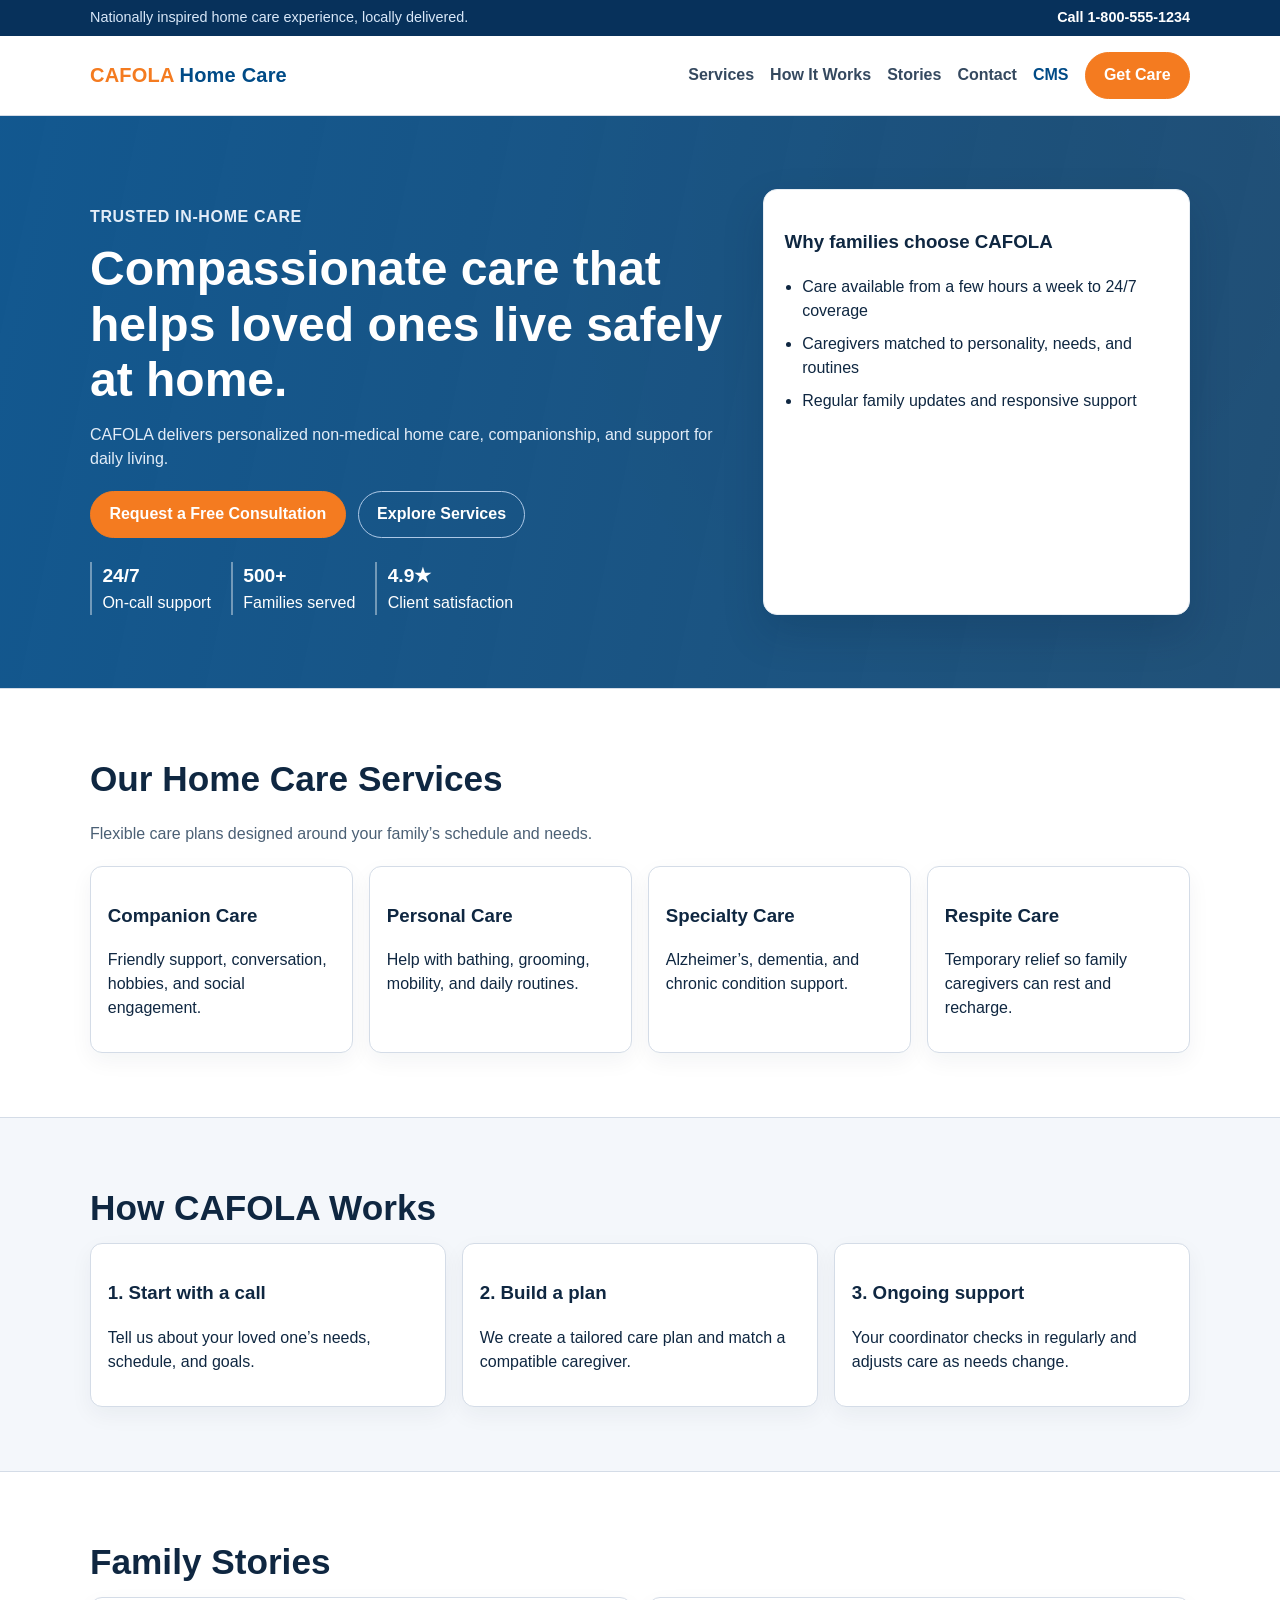
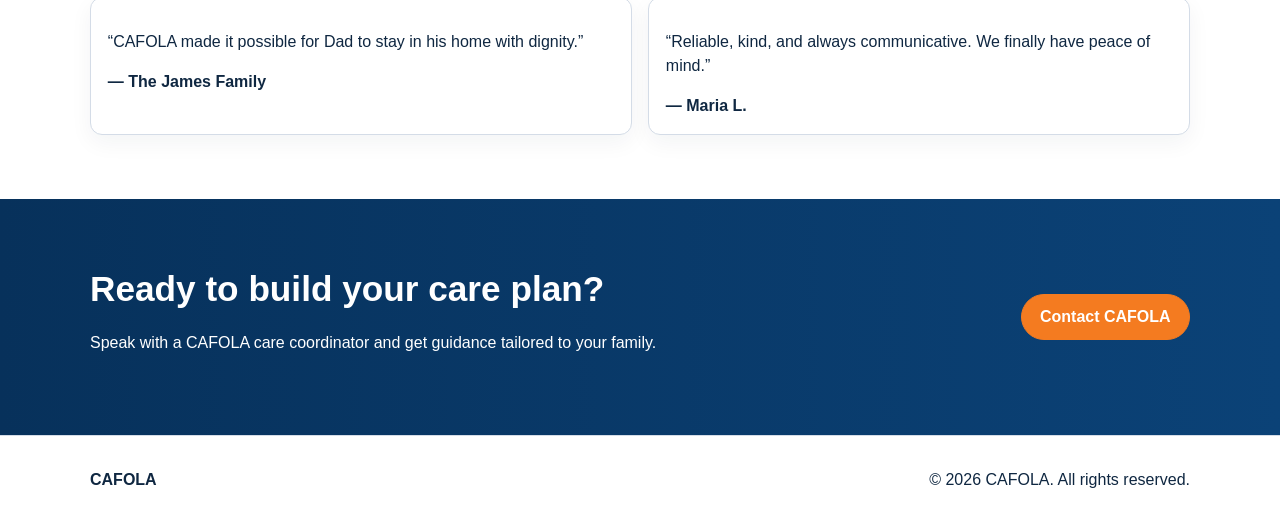
<file: index.html>
<!doctype html>
<html lang="en">
<head>
  <meta charset="UTF-8" />
  <meta name="viewport" content="width=device-width, initial-scale=1.0" />
  <title>CAFOLA | In-Home Senior Care</title>
  <link rel="stylesheet" href="styles.css" />
</head>
<body>
  <div class="utility-bar">
    <div class="container utility-wrap">
      <span>Nationally inspired home care experience, locally delivered.</span>
      <a href="tel:+18005551234">Call 1-800-555-1234</a>
    </div>
  </div>
  <header class="site-header">
    <div class="container nav-wrap">
      <a class="brand" href="#"><span>CAFOLA</span> Home Care</a>
      <nav>
        <a href="#services">Services</a>
        <a href="#how">How It Works</a>
        <a href="#stories">Stories</a>
        <a href="#contact">Contact</a>
        <a class="admin-link" href="admin.html">CMS</a>
        <a class="btn nav-cta" href="#contact">Get Care</a>
      </nav>
    </div>
  </header>

  <section class="hero">
    <div class="container hero-grid">
      <div>
        <p class="eyebrow" id="hero-eyebrow">Trusted In‑Home Care</p>
        <h1 id="hero-title">Compassionate care that helps loved ones live safely at home.</h1>
        <p id="hero-subtitle">CAFOLA delivers personalized non-medical home care, companionship, and support for daily living.</p>
        <div class="hero-actions">
          <a class="btn primary" href="#contact">Request a Free Consultation</a>
          <a class="btn" href="#services">Explore Services</a>
        </div>
        <div class="hero-trust">
          <div><strong>24/7</strong><span>On-call support</span></div>
          <div><strong>500+</strong><span>Families served</span></div>
          <div><strong>4.9★</strong><span>Client satisfaction</span></div>
        </div>
      </div>
      <div class="hero-card">
        <h3>Why families choose CAFOLA</h3>
        <ul id="hero-bullets"></ul>
      </div>
    </div>
  </section>

  <section id="services" class="section container">
    <h2>Our Home Care Services</h2>
    <p class="section-intro">Flexible care plans designed around your family’s schedule and needs.</p>
    <div class="cards" id="services-grid"></div>
  </section>

  <section id="how" class="section alt">
    <div class="container">
      <h2>How CAFOLA Works</h2>
      <div class="steps" id="steps-grid"></div>
    </div>
  </section>

  <section id="stories" class="section container">
    <h2>Family Stories</h2>
    <div class="testimonials" id="testimonials-grid"></div>
  </section>

  <section id="contact" class="section cta">
    <div class="container cta-wrap">
      <div>
        <h2 id="cta-title">Ready to build your care plan?</h2>
        <p id="cta-subtitle">Speak with a CAFOLA care coordinator and get guidance tailored to your family.</p>
      </div>
      <a class="btn primary" href="mailto:hello@cafola.org">Contact CAFOLA</a>
    </div>
  </section>

  <footer class="site-footer">
    <div class="container footer-wrap">
      <strong>CAFOLA</strong>
      <p>© <span id="year"></span> CAFOLA. All rights reserved.</p>
    </div>
  </footer>

  <script src="app.js"></script>
</body>
</html>
</file>
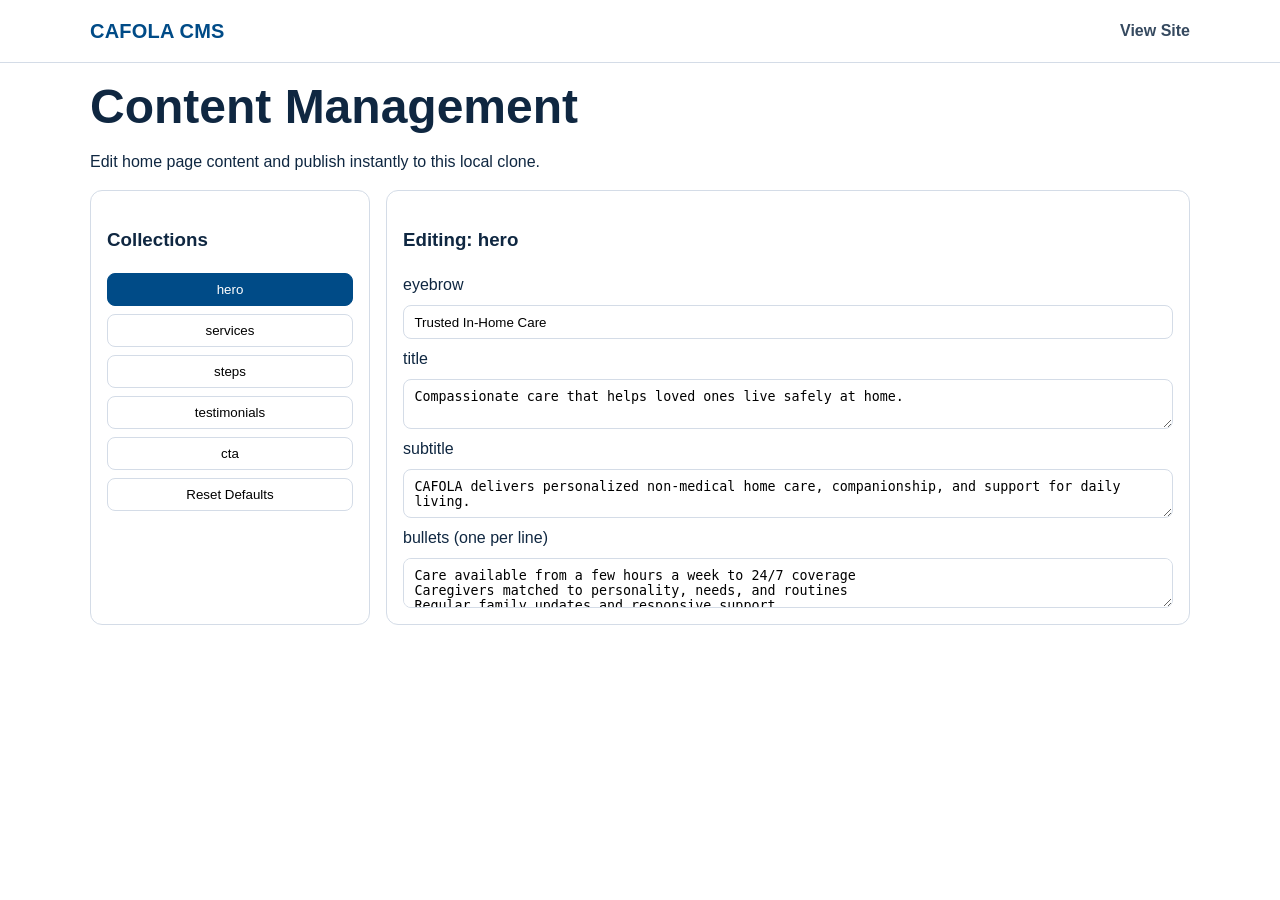
<file: admin.html>
<!doctype html>
<html lang="en">
<head>
  <meta charset="UTF-8" />
  <meta name="viewport" content="width=device-width, initial-scale=1.0" />
  <title>CAFOLA CMS</title>
  <link rel="stylesheet" href="styles.css" />
</head>
<body class="cms">
  <header class="site-header">
    <div class="container nav-wrap">
      <a class="brand" href="index.html">CAFOLA CMS</a>
      <nav><a href="index.html">View Site</a></nav>
    </div>
  </header>

  <main>
    <h1>Content Management</h1>
    <p>Edit home page content and publish instantly to this local clone.</p>
    <div class="cms-grid">
      <aside class="sidebar">
        <h3>Collections</h3>
        <div class="list" id="collection-tabs"></div>
      </aside>
      <section class="panel">
        <h3 id="panel-title"></h3>
        <div id="editor"></div>
      </section>
    </div>
  </main>

  <script src="admin.js"></script>
</body>
</html>
</file>
<file: styles.css>
:root {
  --bg: #f4f7fb;
  --ink: #0f2741;
  --brand: #004b87;
  --brand-dark: #003764;
  --accent: #f47b20;
  --card: #ffffff;
  --line: #d4dce7;
}
* { box-sizing: border-box; }
body {
  margin: 0;
  font-family: "Source Sans Pro", "Segoe UI", Roboto, Arial, sans-serif;
  color: var(--ink);
  background: #fff;
  line-height: 1.5;
}
.container { width: min(1100px, 92vw); margin: 0 auto; }
.utility-bar {
  background: #07315b;
  color: #d8e7f8;
  font-size: .9rem;
}
.utility-wrap {
  display: flex;
  justify-content: space-between;
  gap: 1rem;
  padding: .45rem 0;
}
.utility-wrap a {
  color: #fff;
  font-weight: 700;
  text-decoration: none;
}
.site-header {
  border-bottom: 1px solid var(--line);
  background: #ffffff;
  position: sticky;
  top: 0;
  z-index: 10;
}
.nav-wrap { display: flex; justify-content: space-between; align-items: center; padding: 1rem 0; }
.brand { font-weight: 800; letter-spacing: .01em; text-decoration: none; color: var(--brand); font-size: 1.25rem; }
.brand span { color: var(--accent); }
nav { display: flex; gap: 1rem; align-items: center; }
nav a { color: #35495f; text-decoration: none; font-weight: 600; }
.admin-link { color: var(--brand); }
.hero {
  background:
    linear-gradient(102deg, rgba(0, 75, 135, .93), rgba(0, 55, 100, .87)),
    radial-gradient(circle at 80% 20%, rgba(244, 123, 32, .18), transparent 46%);
  border-bottom: 1px solid var(--line);
  color: #fff;
}
.hero-grid {
  display: grid;
  grid-template-columns: 1.2fr .8fr;
  gap: 2rem;
  padding: 4.6rem 0;
}
.eyebrow { color: #ffba87; font-weight: 700; margin-bottom: .75rem; text-transform: uppercase; letter-spacing: .04em; }
h1 { font-size: clamp(2rem, 4vw, 3rem); margin: 0 0 .75rem; line-height: 1.15; }
.hero p { color: #e3edf8; }
.hero-actions { display: flex; gap: .75rem; margin-top: 1.25rem; flex-wrap: wrap; }
.btn {
  border: 1px solid var(--brand);
  border-radius: 999px;
  padding: .65rem 1.15rem;
  text-decoration: none;
  color: var(--brand);
  font-weight: 700;
  transition: .2s ease;
  display: inline-flex;
  align-items: center;
  justify-content: center;
}
.btn:hover { transform: translateY(-1px); }
.btn.primary { background: var(--accent); color: #fff; border-color: var(--accent); }
.hero .btn { border-color: #adc8e6; color: #fff; }
.hero .btn.primary { border-color: var(--accent); }
.nav-cta {
  background: var(--accent);
  border-color: var(--accent);
  color: #fff;
}
.hero-card {
  background: var(--card);
  border: 1px solid #e7edf3;
  border-radius: 14px;
  padding: 1.2rem 1.3rem;
  box-shadow: 0 18px 40px rgba(3, 33, 61, .18);
  color: var(--ink);
}
.hero-card ul {
  margin: 0;
  padding-left: 1.1rem;
  display: grid;
  gap: .55rem;
}
.hero-trust {
  display: flex;
  flex-wrap: wrap;
  gap: 1.25rem;
  margin-top: 1.5rem;
}
.hero-trust div {
  border-left: 2px solid rgba(255, 255, 255, .4);
  padding-left: .65rem;
}
.hero-trust strong {
  display: block;
  font-size: 1.2rem;
}
.section { padding: 4rem 0; }
.section h2 { margin: 0 0 .5rem; font-size: clamp(1.6rem, 3vw, 2.2rem); }
.section-intro { color: #4b6075; margin-bottom: 1.25rem; }
.cards, .steps, .testimonials {
  display: grid;
  gap: 1rem;
  grid-template-columns: repeat(auto-fit, minmax(220px, 1fr));
}
.card, .step, .testimonial {
  background: var(--card);
  border: 1px solid var(--line);
  border-radius: 12px;
  padding: 1rem 1.05rem;
  box-shadow: 0 8px 22px rgba(15, 39, 65, .05);
}
.alt { background: var(--bg); border-top: 1px solid var(--line); border-bottom: 1px solid var(--line); }
.cta { background: linear-gradient(90deg, #07315b, #0b4277); color: #fff; }
.cta-wrap { display: flex; justify-content: space-between; align-items: center; gap: 1.2rem; }
.cta .btn.primary { background: var(--accent); border-color: var(--accent); }
.site-footer { border-top: 1px solid var(--line); }
.footer-wrap { padding: 1rem 0; display: flex; justify-content: space-between; align-items: center; }

/* CMS */
.cms main { width: min(1100px, 94vw); margin: 1rem auto 2rem; }
.cms-grid { display: grid; grid-template-columns: 280px 1fr; gap: 1rem; }
.sidebar, .panel {
  border: 1px solid var(--line);
  border-radius: 12px;
  background: #fff;
  padding: 1rem;
}
.sidebar button, .panel button {
  border: 1px solid var(--line);
  padding: .5rem .75rem;
  border-radius: 8px;
  background: #fff;
  cursor: pointer;
}
.sidebar button.active { background: var(--brand); color: #fff; border-color: var(--brand); }
.list { margin-top: 1rem; display: grid; gap: .5rem; }
.item { border: 1px solid var(--line); border-radius: 8px; padding: .6rem; display: flex; justify-content: space-between; gap: .5rem; }
.form { display: grid; gap: .5rem; }
.form input, .form textarea {
  width: 100%;
  border: 1px solid var(--line);
  border-radius: 8px;
  padding: .55rem .65rem;
}
.actions { display: flex; gap: .5rem; margin-top: .5rem; }
@media (max-width: 860px) {
  .hero-grid, .cms-grid, .cta-wrap { grid-template-columns: 1fr; display: grid; }
  .utility-wrap { flex-direction: column; align-items: flex-start; }
  nav { flex-wrap: wrap; justify-content: flex-end; }
}
</file>
